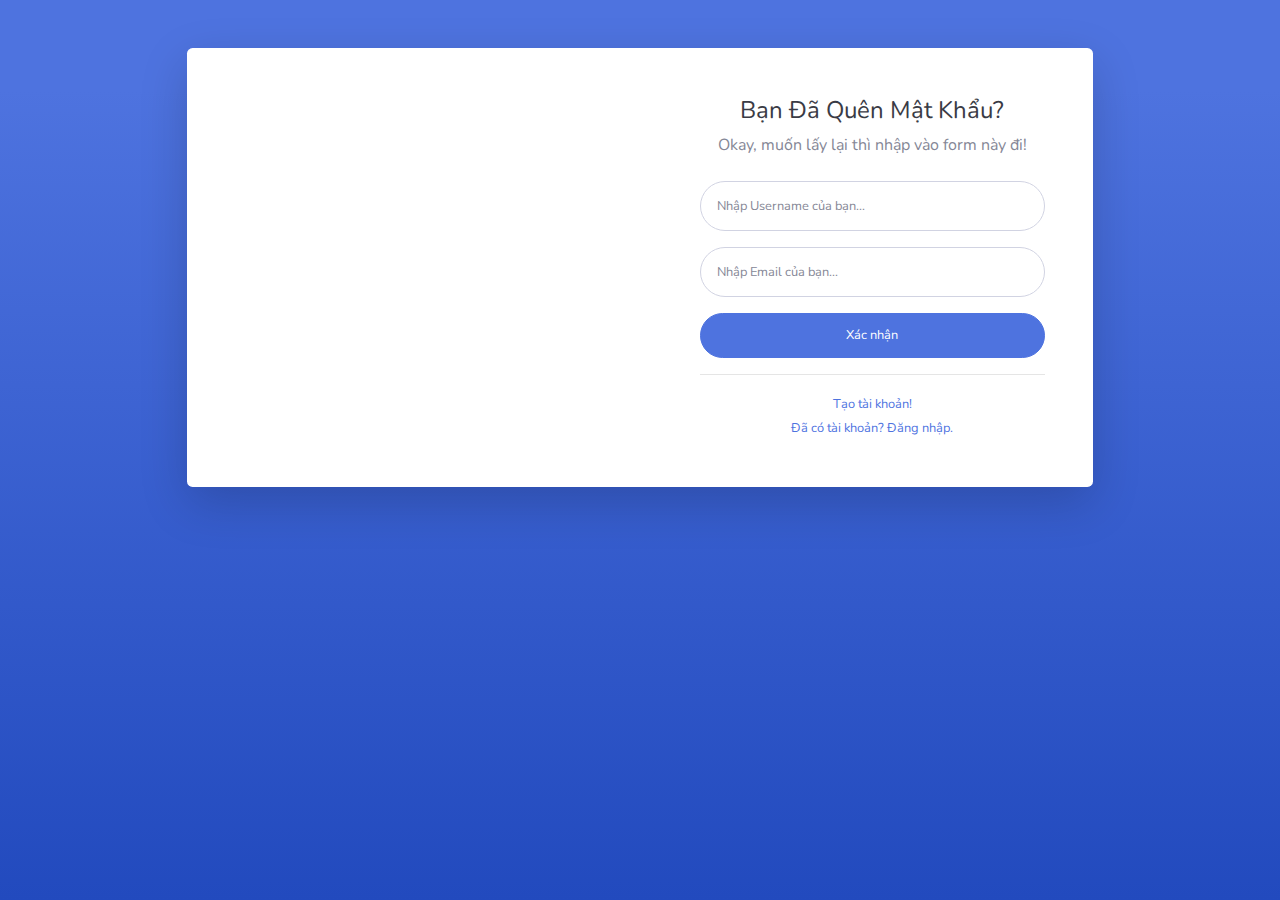
<file: PhimNew.com/src/main/webapp/Admin/forgot-password.html>
<!DOCTYPE html>
<html lang="en">

<head>

    <meta charset="utf-8">
    <meta http-equiv="X-UA-Compatible" content="IE=edge">
    <meta name="viewport" content="width=device-width, initial-scale=1, shrink-to-fit=no">
    <meta name="description" content="">
    <meta name="author" content="">

    <title>PhimNew.com - Forgot password</title>

    <!-- Custom fonts for this template-->
    <link href="vendor/fontawesome-free/css/all.min.css" rel="stylesheet" type="text/css">
    <link
        href="https://fonts.googleapis.com/css?family=Nunito:200,200i,300,300i,400,400i,600,600i,700,700i,800,800i,900,900i"
        rel="stylesheet">

    <!-- Custom styles for this template-->
    <link href="css/sb-admin-2.min.css" rel="stylesheet">

</head>

<body class="bg-gradient-primary">

    <div class="container">

        <!-- Outer Row -->
        <div class="row justify-content-center">

            <div class="col-xl-10 col-lg-12 col-md-9">

                <div class="card o-hidden border-0 shadow-lg my-5">
                    <div class="card-body p-0">
                        <!-- Nested Row within Card Body -->
                        <div class="row">
                            <div class="col-lg-6 d-none d-lg-block bg-password-image"></div>
                            <div class="col-lg-6">
                                <div class="p-5">
                                    <div class="text-center">
                                        <h1 class="h4 text-gray-900 mb-2">Bạn Đã Quên Mật Khẩu?</h1>
                                        <p class="mb-4">Okay, muốn lấy lại thì nhập vào form này đi!</p>
                                    </div>
                                    <form class="user">
                                        <div class="form-group">
                                            <input type="email" class="form-control form-control-user"
                                                id="exampleInputEmail" aria-describedby="emailHelp"
                                                placeholder="Nhập Username của bạn...">
                                        </div>

                                        <div class="form-group">
                                            <input type="email" class="form-control form-control-user"
                                                id="exampleInputEmail" aria-describedby="emailHelp"
                                                placeholder="Nhập Email của bạn...">
                                        </div>
                                        <a href="login.html" class="btn btn-primary btn-user btn-block">
                                            Xác nhận
                                        </a>
                                    </form>
                                    <hr>
                                    <div class="text-center">
                                        <a class="small" href="register.html">Tạo tài khoản!</a>
                                    </div>
                                    <div class="text-center">
                                        <a class="small" href="login.html">Đã có tài khoản? Đăng nhập.</a>
                                    </div>
                                </div>
                            </div>
                        </div>
                    </div>
                </div>

            </div>

        </div>

    </div>

    <!-- Bootstrap core JavaScript-->
    <script src="vendor/jquery/jquery.min.js"></script>
    <script src="vendor/bootstrap/js/bootstrap.bundle.min.js"></script>

    <!-- Core plugin JavaScript-->
    <script src="vendor/jquery-easing/jquery.easing.min.js"></script>

    <!-- Custom scripts for all pages-->
    <script src="js/sb-admin-2.min.js"></script>

</body>

</html>
</file>
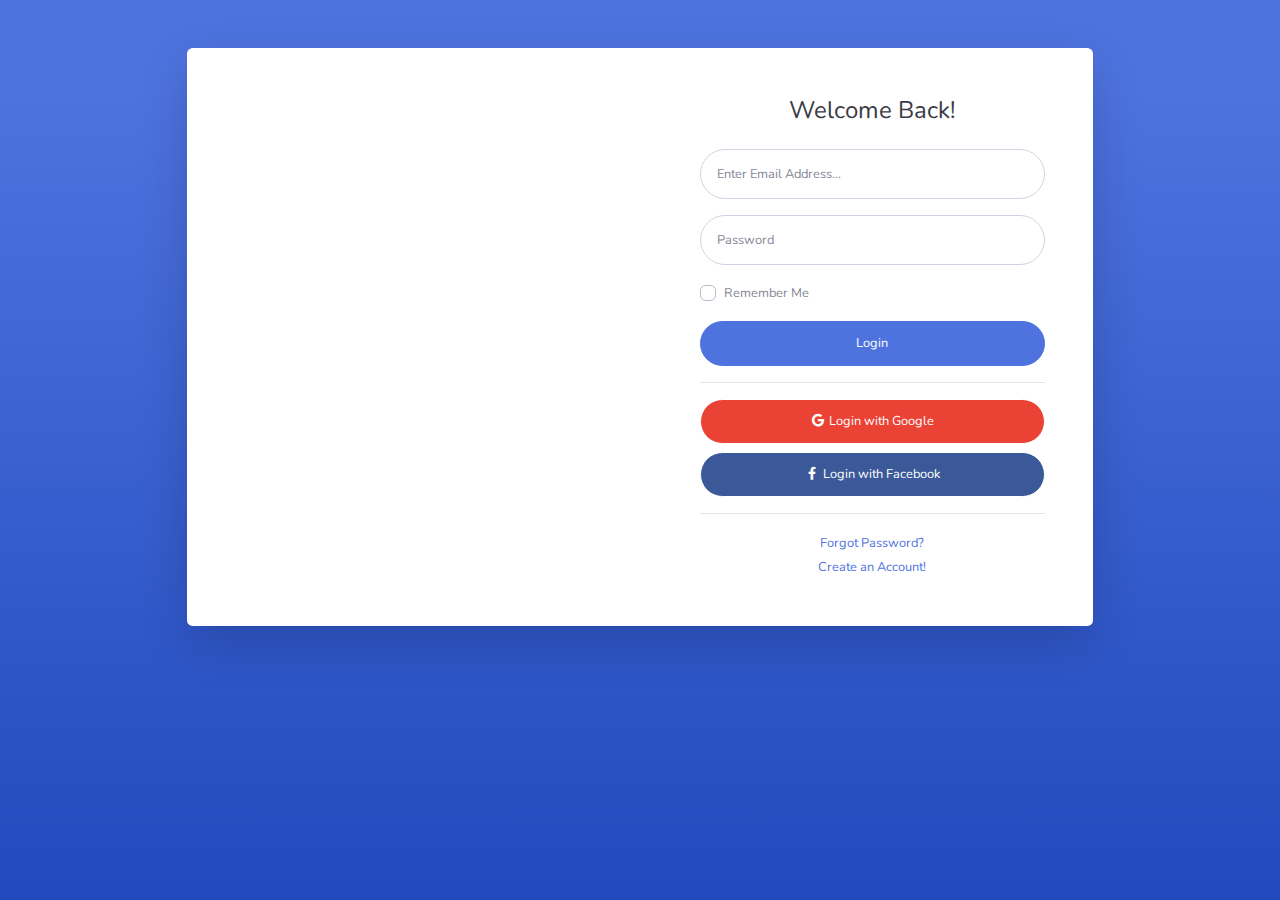
<file: PhimNew.com/src/main/webapp/Admin/login.html>
<!DOCTYPE html>
<html lang="en">

<head>

    <meta charset="utf-8">
    <meta http-equiv="X-UA-Compatible" content="IE=edge">
    <meta name="viewport" content="width=device-width, initial-scale=1, shrink-to-fit=no">
    <meta name="description" content="">
    <meta name="author" content="">

    <title>SB Admin 2 - Login</title>

    <!-- Custom fonts for this template-->
    <link href="vendor/fontawesome-free/css/all.min.css" rel="stylesheet" type="text/css">
    <link
        href="https://fonts.googleapis.com/css?family=Nunito:200,200i,300,300i,400,400i,600,600i,700,700i,800,800i,900,900i"
        rel="stylesheet">

    <!-- Custom styles for this template-->
    <link href="css/sb-admin-2.min.css" rel="stylesheet">

</head>

<body class="bg-gradient-primary">

    <div class="container">

        <!-- Outer Row -->
        <div class="row justify-content-center">

            <div class="col-xl-10 col-lg-12 col-md-9">

                <div class="card o-hidden border-0 shadow-lg my-5">
                    <div class="card-body p-0">
                        <!-- Nested Row within Card Body -->
                        <div class="row">
                            <div class="col-lg-6 d-none d-lg-block bg-login-image"></div>
                            <div class="col-lg-6">
                                <div class="p-5">
                                    <div class="text-center">
                                        <h1 class="h4 text-gray-900 mb-4">Welcome Back!</h1>
                                    </div>
                                    <form class="user">
                                        <div class="form-group">
                                            <input type="email" class="form-control form-control-user"
                                                id="exampleInputEmail" aria-describedby="emailHelp"
                                                placeholder="Enter Email Address...">
                                        </div>
                                        <div class="form-group">
                                            <input type="password" class="form-control form-control-user"
                                                id="exampleInputPassword" placeholder="Password">
                                        </div>
                                        <div class="form-group">
                                            <div class="custom-control custom-checkbox small">
                                                <input type="checkbox" class="custom-control-input" id="customCheck">
                                                <label class="custom-control-label" for="customCheck">Remember
                                                    Me</label>
                                            </div>
                                        </div>
                                        <a href="index.html" class="btn btn-primary btn-user btn-block">
                                            Login
                                        </a>
                                        <hr>
                                        <a href="index.html" class="btn btn-google btn-user btn-block">
                                            <i class="fab fa-google fa-fw"></i> Login with Google
                                        </a>
                                        <a href="index.html" class="btn btn-facebook btn-user btn-block">
                                            <i class="fab fa-facebook-f fa-fw"></i> Login with Facebook
                                        </a>
                                    </form>
                                    <hr>
                                    <div class="text-center">
                                        <a class="small" href="forgot-password.html">Forgot Password?</a>
                                    </div>
                                    <div class="text-center">
                                        <a class="small" href="register.html">Create an Account!</a>
                                    </div>
                                </div>
                            </div>
                        </div>
                    </div>
                </div>

            </div>

        </div>

    </div>

    <!-- Bootstrap core JavaScript-->
    <script src="vendor/jquery/jquery.min.js"></script>
    <script src="vendor/bootstrap/js/bootstrap.bundle.min.js"></script>

    <!-- Core plugin JavaScript-->
    <script src="vendor/jquery-easing/jquery.easing.min.js"></script>

    <!-- Custom scripts for all pages-->
    <script src="js/sb-admin-2.min.js"></script>

</body>

</html>
</file>
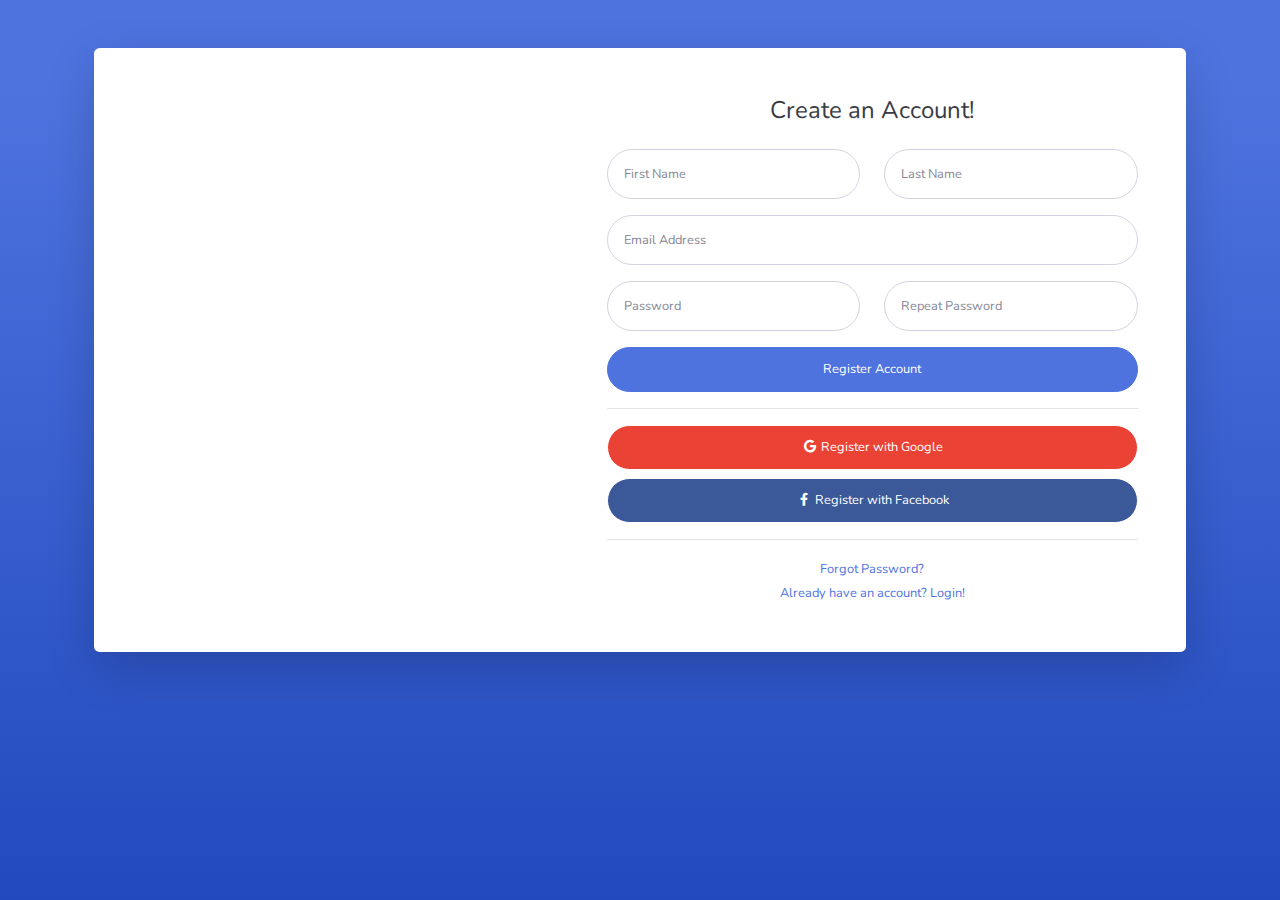
<file: PhimNew.com/src/main/webapp/Admin/register.html>
<!DOCTYPE html>
<html lang="en">

<head>

    <meta charset="utf-8">
    <meta http-equiv="X-UA-Compatible" content="IE=edge">
    <meta name="viewport" content="width=device-width, initial-scale=1, shrink-to-fit=no">
    <meta name="description" content="">
    <meta name="author" content="">

    <title>SB Admin 2 - Register</title>

    <!-- Custom fonts for this template-->
    <link href="vendor/fontawesome-free/css/all.min.css" rel="stylesheet" type="text/css">
    <link
        href="https://fonts.googleapis.com/css?family=Nunito:200,200i,300,300i,400,400i,600,600i,700,700i,800,800i,900,900i"
        rel="stylesheet">

    <!-- Custom styles for this template-->
    <link href="css/sb-admin-2.min.css" rel="stylesheet">

</head>

<body class="bg-gradient-primary">

    <div class="container">

        <div class="card o-hidden border-0 shadow-lg my-5">
            <div class="card-body p-0">
                <!-- Nested Row within Card Body -->
                <div class="row">
                    <div class="col-lg-5 d-none d-lg-block bg-register-image"></div>
                    <div class="col-lg-7">
                        <div class="p-5">
                            <div class="text-center">
                                <h1 class="h4 text-gray-900 mb-4">Create an Account!</h1>
                            </div>
                            <form class="user">
                                <div class="form-group row">
                                    <div class="col-sm-6 mb-3 mb-sm-0">
                                        <input type="text" class="form-control form-control-user" id="exampleFirstName"
                                            placeholder="First Name">
                                    </div>
                                    <div class="col-sm-6">
                                        <input type="text" class="form-control form-control-user" id="exampleLastName"
                                            placeholder="Last Name">
                                    </div>
                                </div>
                                <div class="form-group">
                                    <input type="email" class="form-control form-control-user" id="exampleInputEmail"
                                        placeholder="Email Address">
                                </div>
                                <div class="form-group row">
                                    <div class="col-sm-6 mb-3 mb-sm-0">
                                        <input type="password" class="form-control form-control-user"
                                            id="exampleInputPassword" placeholder="Password">
                                    </div>
                                    <div class="col-sm-6">
                                        <input type="password" class="form-control form-control-user"
                                            id="exampleRepeatPassword" placeholder="Repeat Password">
                                    </div>
                                </div>
                                <a href="login.html" class="btn btn-primary btn-user btn-block">
                                    Register Account
                                </a>
                                <hr>
                                <a href="index.html" class="btn btn-google btn-user btn-block">
                                    <i class="fab fa-google fa-fw"></i> Register with Google
                                </a>
                                <a href="index.html" class="btn btn-facebook btn-user btn-block">
                                    <i class="fab fa-facebook-f fa-fw"></i> Register with Facebook
                                </a>
                            </form>
                            <hr>
                            <div class="text-center">
                                <a class="small" href="forgot-password.html">Forgot Password?</a>
                            </div>
                            <div class="text-center">
                                <a class="small" href="login.html">Already have an account? Login!</a>
                            </div>
                        </div>
                    </div>
                </div>
            </div>
        </div>

    </div>

    <!-- Bootstrap core JavaScript-->
    <script src="vendor/jquery/jquery.min.js"></script>
    <script src="vendor/bootstrap/js/bootstrap.bundle.min.js"></script>

    <!-- Core plugin JavaScript-->
    <script src="vendor/jquery-easing/jquery.easing.min.js"></script>

    <!-- Custom scripts for all pages-->
    <script src="js/sb-admin-2.min.js"></script>

</body>

</html>
</file>
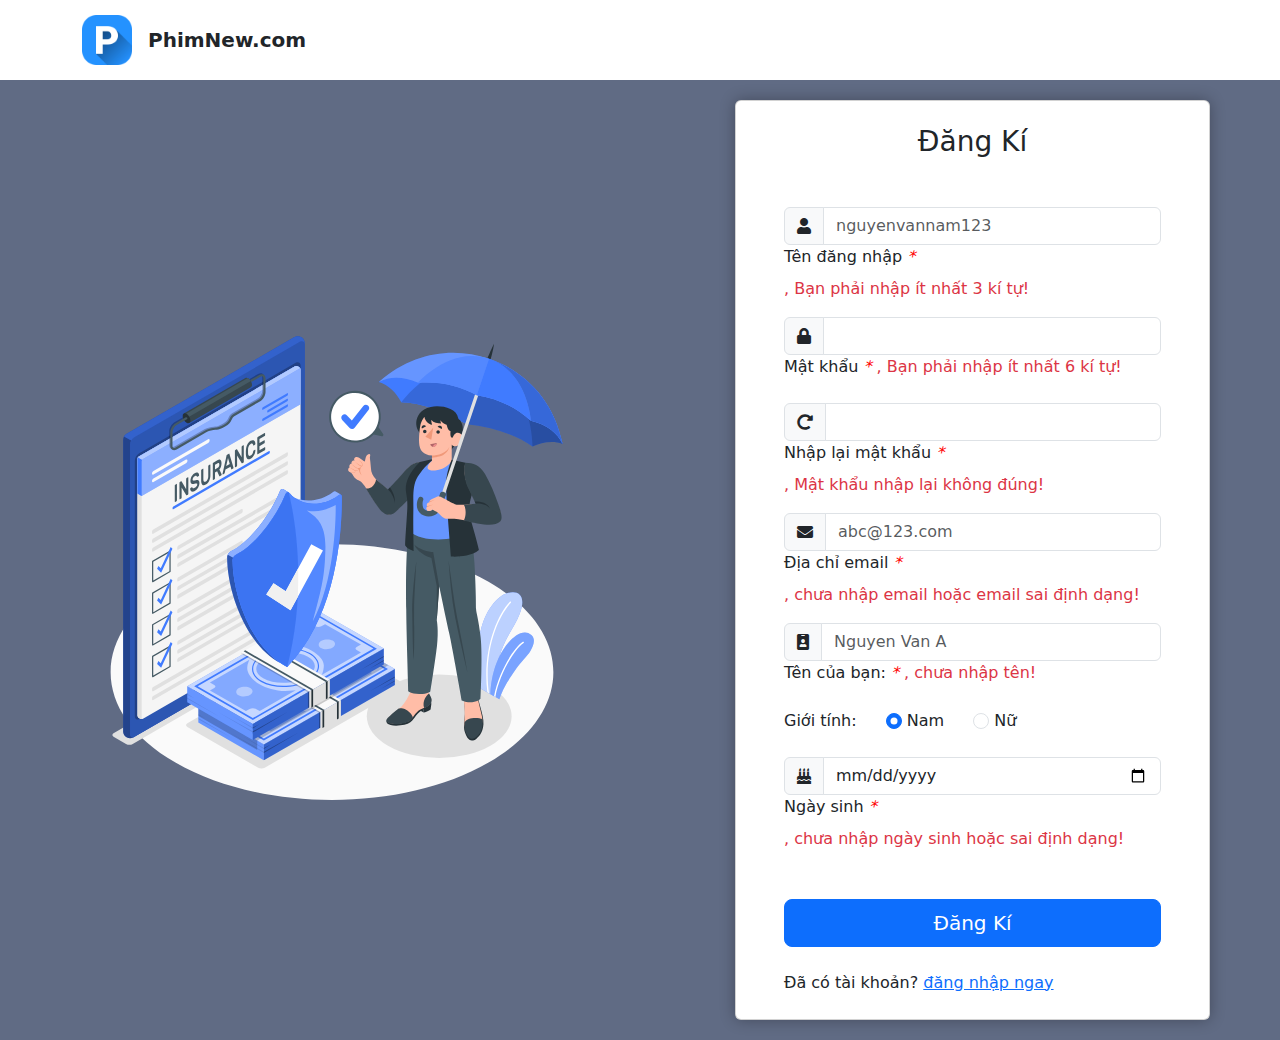
<file: PhimNew.com/src/main/webapp/views/SignUp.html>
<!DOCTYPE html>
<html lang="en">

<head>
    <meta charset="UTF-8">
    <meta name="viewport" content="width=device-width, initial-scale=1.0">
    <title>Tạo tài khoản</title>

    <link rel="icon" type="image/x-icon" href="src/img/logo12.png">
    <link rel="stylesheet" href="src/css/login.css"> 
    <!-- Bootstrap -->
    <link href="https://cdn.jsdelivr.net/npm/bootstrap@5.3.2/dist/css/bootstrap.min.css" rel="stylesheet">
    <link rel="stylesheet" href="https://cdn.jsdelivr.net/npm/bootstrap-icons@1.11.3/font/bootstrap-icons.min.css">
    <script src="https://cdn.jsdelivr.net/npm/bootstrap@5.3.2/dist/js/bootstrap.bundle.min.js"></script>
    <!-- Font Awesome -->
    <link rel="stylesheet" href="https://use.fontawesome.com/releases/v5.11.2/css/all.css" />
    <!-- Google Fonts Roboto -->
    <link rel="stylesheet" href="https://fonts.googleapis.com/css2?family=Roboto:wght@300;400;500;700&display=swap" />



</head>

<body>
<section class="container">
    <div class="d-flex flex-wrap align-items-center justify-content-between " style="height: 80px;">
        <!-- LOGO -->
        <a href="/" class="d-flex align-items-center mb-2 col-12 col-lg-3 mb-lg-0 text-dark text-decoration-none">
            <img src="src/img/logo12.png" width="50" height="50" alt="logo">
            <span class="ms-3 fw-bold fs-5">PhimNew.com </span>
        </a>
    </div>
</section>
<section style="background-color: #606b84; padding: 20px 0;">
    <div class="container  h-100">
        <div class="row d-flex align-items-center justify-content-center h-100">
            <div class="col-sm-0 col-md-4 col-lg-4 col-xl-6">
                <img src="src/img/Insurance-amico.svg" class="img-fluid img-panner" alt="img" width="500px">
            </div>
            <div class="card px-5 py-4 col-sm-12 col-md-9 col-lg-7 col-xl-5 offset-xl-1">
                <form name="frmdk">
                    <h3 class="text-center mb-5">Đăng Kí</h3>
                    <!-- Username input -->
                    <div class="form-outline mb-3">
                        <div class="input-group">
                            <span class="input-group-text" id="basic-addon1"> <i class="fas fa-user"></i></span>
                            <input type="text" required ng-minlength="3" ng-model="Student.username" name="username"
                                 placeholder="nguyenvannam123" class="form-control" />
                        </div>
                        <label class="form-label" for="username">Tên đăng nhập <i style="color: red;">*</i></label>
                        <label ng-show="frmdk.username.$invalid" class="text-danger" for="username">
                            , Bạn phải nhập ít nhất 3 kí tự!</label>
                    </div>


                    <!-- Password input -->
                    <div class="form-outline mb-3">
                        <div class="input-group">
                            <span class="input-group-text" id="basic-addon1"><i class="fas fa-lock"></i></span>
                            <input required ng-minlength="6" ng-model="Student.password" name="password" type="password"
                                class="form-control " />
                        </div>
                        <label class="form-label" for="password">Mật khẩu <i style="color: red;">*</i></label>
                        <label ng-show="frmdk.password.$invalid" class="text-danger" for="password">
                            , Bạn phải nhập ít nhất 6 kí tự!</label>
                    </div>

                    <!-- Password Repat -->
                    <div class="form-outline mb-3">
                        <div class="input-group">
                            <span class="input-group-text" id="basic-addon1"><i class="fas fa-redo-alt"></i></span>
                            <input name="Repasss" ng-model="Repasss"  type="password" class="form-control " />
                        </div>
                        <label class="form-label" for="form1Example23">Nhập lại mật khẩu <i
                                style="color: red;">*</i></label>
                        <label ng-show="Repasss != Student.password" class="text-danger" for="Repasss">
                            , Mật khẩu nhập lại không đúng!</label>
                    </div>

                    <!-- Email input -->
                    <div class="form-outline mb-3">
                        <div class="input-group">
                            <span class="input-group-text" id="basic-addon1"> <i class="fas fa-envelope"></i></span>
                            <input type="email" name="email" ng-model="Student.email" required placeholder="abc@123.com"
                                class="form-control" />
                        </div>
                        <label class="form-label" for="email">Địa chỉ email <i style="color: red;">*</i></label>
                        <label class="text-danger" for="email" ng-show="frmdk.email.$invalid">
                            , chưa nhập email hoặc email sai định dạng!</label>
                    </div>


                    <!-- Tên Của Bạn -->
                    <div class="form-outline mb-3">
                        <div class="input-group">
                            <span class="input-group-text" id="basic-addon1"><i class="fas fa-id-badge"></i></span>
                            <input type="text" name="fullName" required ng-model="Student.fullname"
                                placeholder="Nguyen Van A" class="form-control " />
                        </div>
                        <label class="form-label" for="form1Example23">Tên của bạn: <i style="color: red;">*</i></label>
                        <label class="text-danger" for="fullName" ng-show="frmdk.fullName.$invalid">
                            , chưa nhập tên!</label>
                    </div>



                    <!-- Giới tính -->
                    <div class="mb-3">
                        <div class="form-check p-0">
                            <label class="form-check-label me-5" for="sex">Giới tính:</label>


                            <input ng-model="Student.gender" class="form-check-input" style="float: none;" checked="true" type="radio" name="gender"
                                id="nam">
                            <label class="form-check-label me-5" for="nam">
                                Nam
                            </label>

                            <input class="form-check-input" style="float: none;" type="radio" name="gender" id="nu">
                            <label class="form-check-label" for="nu">
                                Nữ
                            </label>
                        </div>
                    </div>

                    <!-- Ngày sinh -->
                    <div class="form-outline mt-4 mb-5">
                        <div class="input-group">
                            <span class="input-group-text" id="basic-addon1"> <i class="fas fa-birthday-cake"></i>
                            </span>
                            <input type="date" required name="date" ng-model="Student.birthday" class="form-control " />
                        </div>
                        <label class="form-label" for="form1Example23">Ngày sinh
                            <i style="color: red;">*</i>
                        </label>
                        <label class="text-danger" for="email" ng-show="frmdk.date.$invalid">, chưa nhập ngày sinh hoặc
                            sai định dạng!</label>
                    </div>

                    <!-- Submit button -->
                    <button type="submit" ng-click="dangky()" class="btn btn-primary btn-lg btn-block w-100 mb-4">Đăng Kí</button>

                    <span>Đã có tài khoản? <a href="login.html">đăng nhập ngay</a></span>

                </form>
            </div>
        </div>
    </div>
</section>
</body>

</html>
</file>
<file: PhimNew.com/src/main/webapp/views/src/css/login.css>
.header{
    position: fixed;
    top: 0;
    z-index: 10;
    width: 100%;
    background-color: #ffffffef;
}

.card{
    border-radius: 15px;
    box-shadow: 0 0 15px rgba(0, 0, 0, 0.3);
}

.btn{
    border: none;
    border-radius: 16px;
}



@media screen and (max-width:  768px) {
    .img-panner{
        display: none !important;
    }
}
</file>
